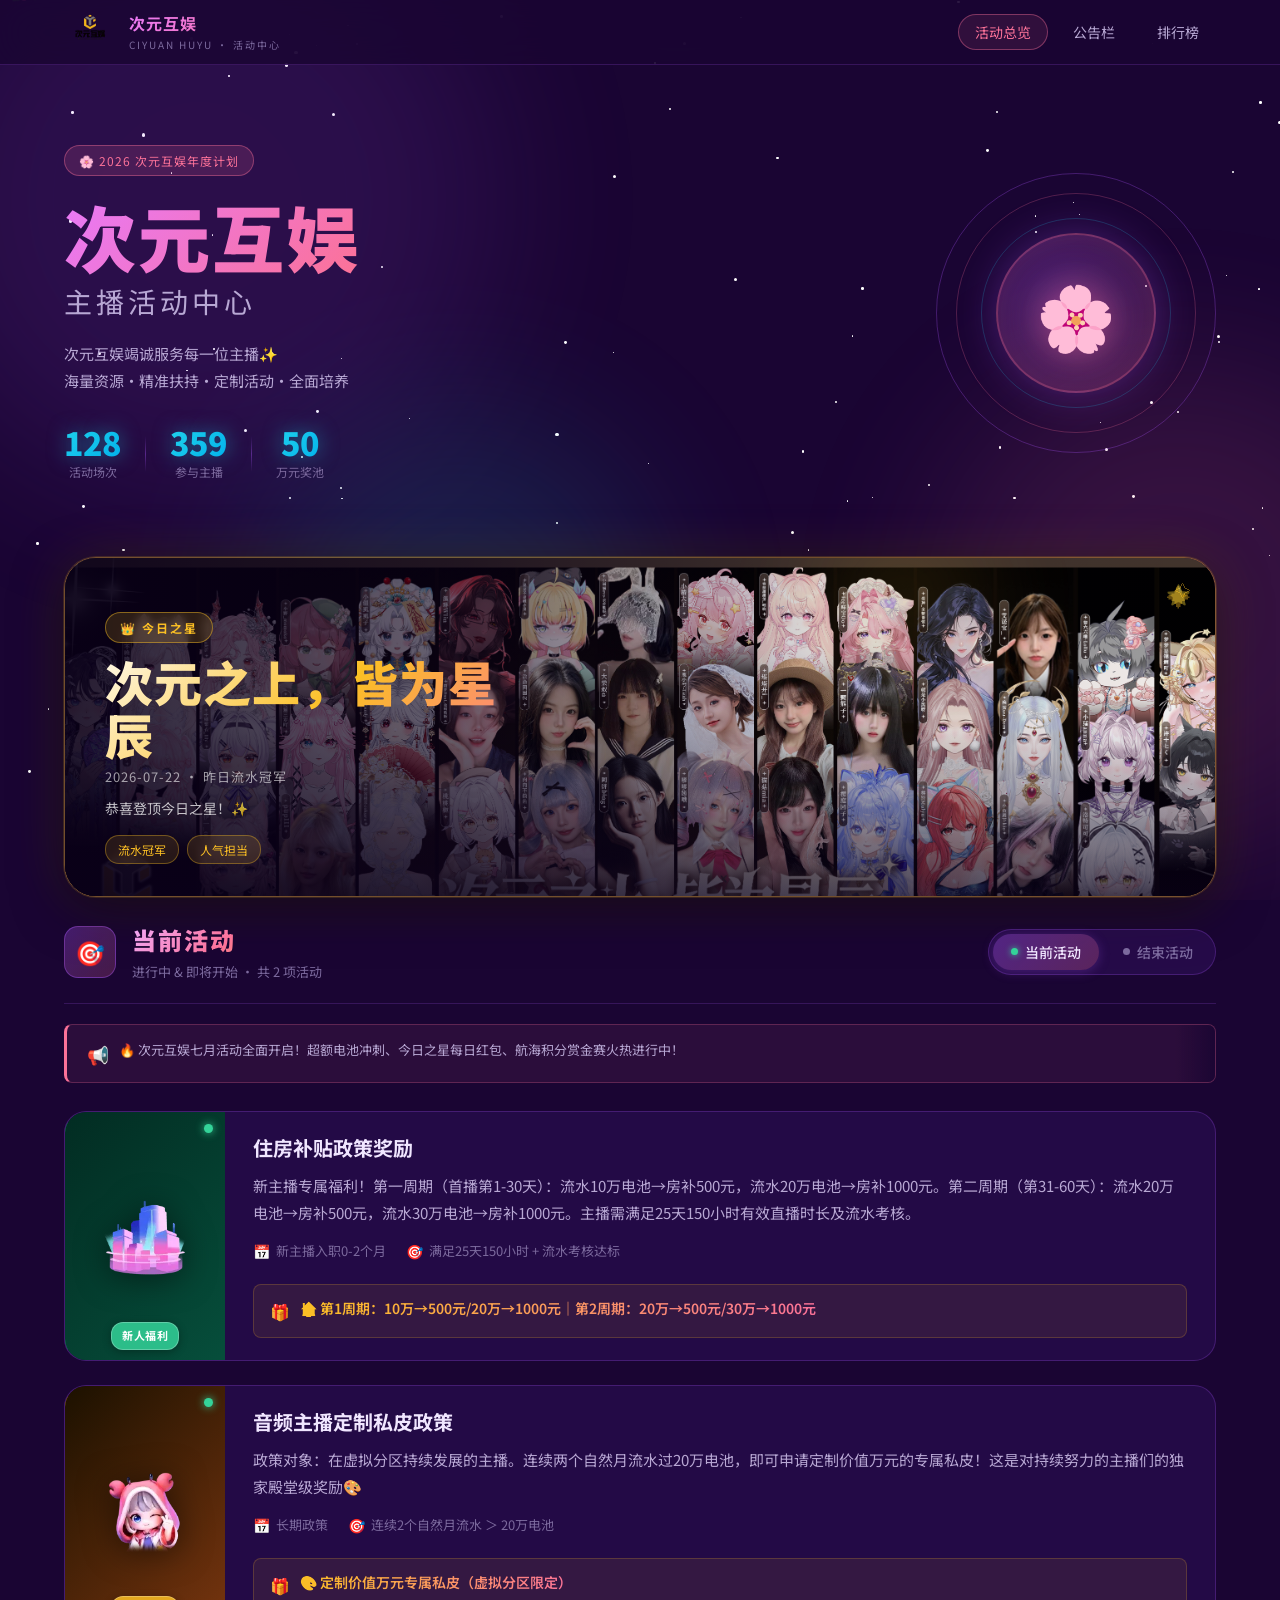
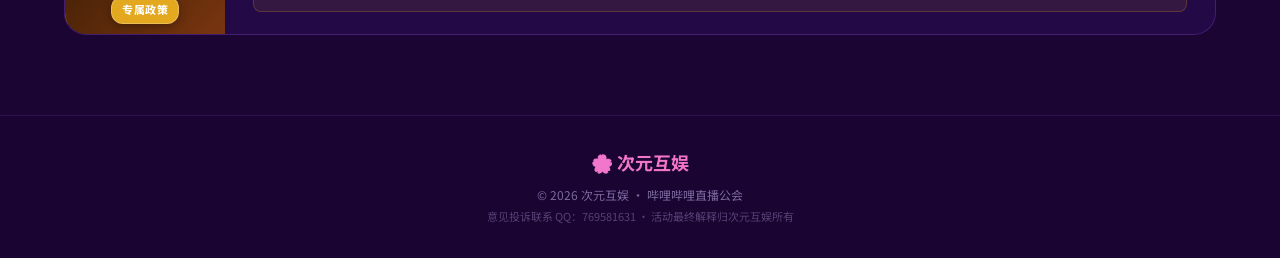
<file: index.html>
<!DOCTYPE html>
<html lang="zh-CN">
<head>
  <meta charset="UTF-8" />
  <meta name="viewport" content="width=device-width, initial-scale=1.0" />
  <title>✨ 次元互娱 · 活动中心</title>
  <link rel="stylesheet" href="style.css" />
  <link rel="preconnect" href="https://fonts.googleapis.com" />
  <link href="https://fonts.googleapis.com/css2?family=Noto+Sans+SC:wght@300;400;500;700;900&display=swap" rel="stylesheet" />
</head>
<body>

  <!-- 背景粒子层 -->
  <div class="bg-layer">
    <div class="stars" id="stars"></div>
    <div class="nebula nebula-1"></div>
    <div class="nebula nebula-2"></div>
    <div class="nebula nebula-3"></div>
  </div>

  <!-- 顶部导航 -->
  <header class="site-header">
    <div class="header-inner">
      <div class="logo-area">
        <div class="logo-icon">
          <img src="logo.png" alt="次元互娱" class="logo-img" />
        </div>
        <div class="logo-text">
          <span class="guild-name">次元互娱</span>
          <span class="guild-sub">CIYUAN HUYU · 活动中心</span>
        </div>
      </div>
      <nav class="header-nav">
        <a href="#" class="nav-link active">活动总览</a>
        <a href="#" class="nav-link">公告栏</a>
        <a href="#" class="nav-link">排行榜</a>
      </nav>
    </div>
  </header>

  <!-- 主视觉 Banner -->
  <section class="hero-banner">
    <div class="hero-content">
      <div class="hero-badge">🌸 2026 次元互娱年度计划</div>
      <h1 class="hero-title">
        <span class="title-line-1">次元互娱</span>
        <span class="title-line-2">主播活动中心</span>
      </h1>
      <p class="hero-desc">次元互娱竭诚服务每一位主播✨<br/>海量资源·精准扶持·定制活动·全面培养</p>
      <div class="hero-stats">
        <div class="stat-item">
          <span class="stat-num" data-count="128">0</span>
          <span class="stat-label">活动场次</span>
        </div>
        <div class="stat-divider"></div>
        <div class="stat-item">
          <span class="stat-num" data-count="360">0</span>
          <span class="stat-label">参与主播</span>
        </div>
        <div class="stat-divider"></div>
        <div class="stat-item">
          <span class="stat-num" data-count="50">0</span>
          <span class="stat-label">万元奖池</span>
        </div>
      </div>
    </div>
    <div class="hero-decoration">
      <div class="deco-circle deco-c1"></div>
      <div class="deco-circle deco-c2"></div>
      <div class="deco-circle deco-c3"></div>
      <div class="deco-character">
        <div class="char-ring"></div>
        <div class="char-body">
          <span class="char-emoji">🌸</span>
        </div>
      </div>
    </div>
  </section>

  <!-- ⭐ 今日之星模块 -->
  <section class="today-star-section" id="todayStarSection">
    <div class="section-inner">
      <div class="star-card" id="starCardInner">

        <!-- 背景写真图 -->
        <div class="star-bg" id="starPhoto"></div>
        <!-- 渐变遮罩 -->
        <div class="star-overlay"></div>

        <!-- 内容层 -->
        <div class="star-content">
          <div class="star-crown">👑 今日之星</div>
          <h2 class="star-name" id="starName">主播名</h2>
          <p class="star-date" id="starDate">昨日流水冠军</p>
          <p class="star-note" id="starNote"></p>
          <div class="star-tags" id="starTags"></div>
        </div>

        <!-- 右上角装饰 -->
        <div class="star-badge-deco">
          <span class="deco-star deco-s1">✦</span>
          <span class="deco-star deco-s2">✧</span>
          <span class="deco-star deco-s3">⭐</span>
        </div>

      </div>
    </div>
  </section>

  <!-- 活动内容区域 -->
  <main class="activity-main" id="activityMain">
    <div class="section-inner">

      <!-- 活动标题 + 右侧状态切换 -->
      <div class="month-header" id="monthHeader">
        <div class="month-icon">🎯</div>
        <div class="month-title-group">
          <h2 class="month-title" id="monthTitle">当前活动</h2>
          <p class="month-subtitle" id="monthSubtitle">正在进行中的活动</p>
        </div>
        <!-- 右侧切换按钮 -->
        <div class="status-switch" id="statusSwitch">
          <button class="switch-btn active" data-status="active" onclick="switchStatus('active')">
            <span class="switch-dot active-dot"></span>当前活动
          </button>
          <button class="switch-btn" data-status="ended" onclick="switchStatus('ended')">
            <span class="switch-dot ended-dot"></span>结束活动
          </button>
        </div>
      </div>

      <!-- 活动置顶公告 -->
      <div class="notice-banner" id="noticeBanner">
        <span class="notice-icon">📢</span>
        <span class="notice-text" id="noticeText">本月活动火热进行中！请各位主播关注结算时间，奖励将于次月5日统一发放。</span>
      </div>

      <!-- 活动卡片网格 -->
      <div class="activity-grid" id="activityGrid">
        <!-- 活动卡片由 JS 动态渲染 -->
      </div>

      <!-- 空状态 -->
      <div class="empty-state" id="emptyState" style="display:none;">
        <div class="empty-icon">🌙</div>
        <p class="empty-title">本月活动即将公布</p>
        <p class="empty-desc">敬请期待，运营小姐姐们正在努力策划中～</p>
      </div>

    </div>
  </main>

  <!-- 底部 -->
  <footer class="site-footer">
    <div class="footer-inner">
      <div class="footer-logo">🌸 次元互娱</div>
      <p class="footer-text">© 2026 次元互娱 · 哔哩哔哩直播公会</p>
      <p class="footer-hint">意见投诉联系 QQ：769581631 · 活动最终解释归次元互娱所有</p>
    </div>
  </footer>

  <!-- 烟花特效容器 -->
  <div class="fireworks-container" id="fireworksContainer"></div>

  <script src="script.js"></script>
</body>
</html>
</file>
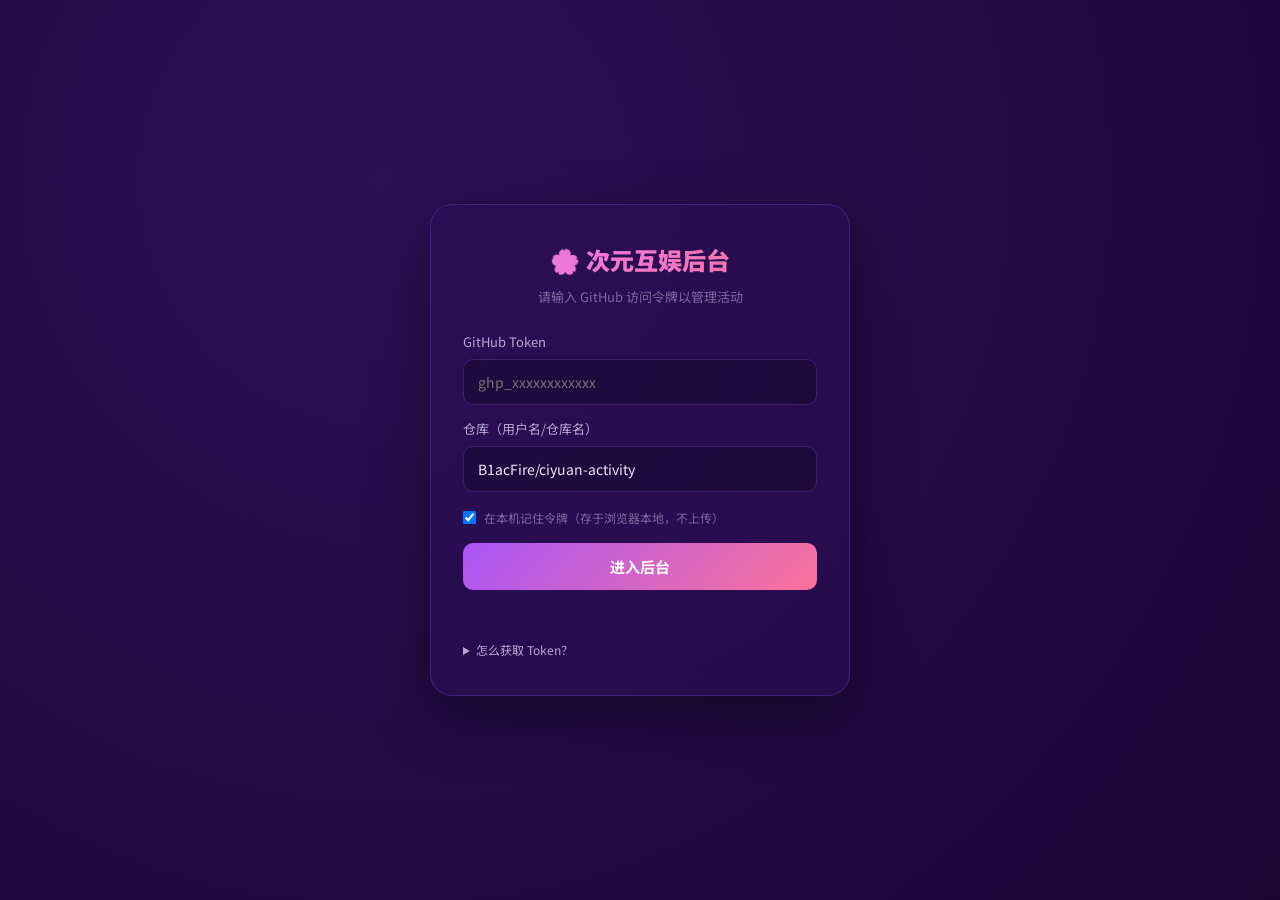
<file: admin.html>
<!DOCTYPE html>
<html lang="zh-CN">
<head>
  <meta charset="UTF-8" />
  <meta name="viewport" content="width=device-width, initial-scale=1.0" />
  <title>次元互娱 · 活动后台管理</title>
  <link rel="stylesheet" href="admin.css" />
  <link rel="preconnect" href="https://fonts.googleapis.com" />
  <link href="https://fonts.googleapis.com/css2?family=Noto+Sans+SC:wght@300;400;500;700;900&display=swap" rel="stylesheet" />
</head>
<body>

  <!-- ============ 登录遮罩 ============ -->
  <div class="login-overlay" id="loginOverlay">
    <div class="login-box">
      <div class="login-logo">🌸 次元互娱后台</div>
      <p class="login-sub">请输入 GitHub 访问令牌以管理活动</p>

      <label class="field-label">GitHub Token</label>
      <input type="password" id="tokenInput" class="login-input" placeholder="ghp_xxxxxxxxxxxx" />

      <label class="field-label" style="margin-top:14px;">仓库（用户名/仓库名）</label>
      <input type="text" id="repoInput" class="login-input" placeholder="B1acFire/ciyuan-activity" value="B1acFire/ciyuan-activity" />

      <label class="login-remember">
        <input type="checkbox" id="rememberToken" checked />
        <span>在本机记住令牌（存于浏览器本地，不上传）</span>
      </label>

      <button class="login-btn" id="loginBtn">进入后台</button>
      <p class="login-hint" id="loginHint"></p>

      <details class="login-help">
        <summary>怎么获取 Token？</summary>
        <ol>
          <li>GitHub 头像 → Settings → Developer settings</li>
          <li>Personal access tokens → Tokens (classic)</li>
          <li>Generate new token，勾选 <b>repo</b> 权限</li>
          <li>复制 ghp_ 开头的令牌，粘贴到上方</li>
        </ol>
      </details>
    </div>
  </div>

  <!-- ============ 后台主体 ============ -->
  <div class="admin-app" id="adminApp" style="display:none;">

    <!-- 顶栏 -->
    <header class="admin-header">
      <div class="admin-logo">🌸 次元互娱 · 活动后台</div>
      <div class="admin-header-right">
        <span class="save-status" id="saveStatus"></span>
        <a href="index.html" target="_blank" class="btn-ghost">👁 预览前台</a>
        <button class="btn-primary" id="publishBtn">💾 发布到网站</button>
        <button class="btn-ghost" id="logoutBtn">退出</button>
      </div>
    </header>

    <!-- Tab 切换 -->
    <nav class="admin-tabs">
      <button class="admin-tab active" data-panel="activities">🎯 活动管理</button>
      <button class="admin-tab" data-panel="star">⭐ 今日之星</button>
      <button class="admin-tab" data-panel="notice">📢 全局公告</button>
    </nav>

    <main class="admin-main">

      <!-- 面板：活动管理 -->
      <section class="panel active" id="panel-activities">
        <div class="panel-head">
          <h2>活动列表</h2>
          <button class="btn-primary" id="addActivityBtn">＋ 新增活动</button>
        </div>
        <p class="panel-tip">💡 活动会根据「开始/结束日期」自动归类：进行中显示在「当前活动」，过期自动进入「结束活动」。</p>
        <div class="activity-list" id="adminActivityList"></div>
      </section>

      <!-- 面板：今日之星 -->
      <section class="panel" id="panel-star">
        <div class="panel-head"><h2>今日之星设置</h2></div>
        <div class="form-card">
          <label class="switch-row">
            <input type="checkbox" id="starEnabled" />
            <span>启用今日之星模块（关闭则前台不显示）</span>
          </label>

          <div class="form-grid">
            <div class="form-field">
              <label>主播名称</label>
              <input type="text" id="starNameInput" placeholder="如：小樱" />
            </div>
            <div class="form-field">
              <label>日期</label>
              <input type="date" id="starDateInput" />
            </div>
          </div>

          <div class="form-field">
            <label>主播写真照片（1920×1080 横幅，支持 JPG/PNG/WebP）</label>
            <!-- 宽幅预览 -->
            <div class="star-photo-preview" id="starPhotoPreview">🌟</div>
            <div style="display:flex;gap:10px;align-items:center;">
              <input type="file" id="starPhotoFile" accept="image/*" hidden />
              <button class="btn-ghost" id="starPhotoBtn">📷 选择写真上传</button>
              <button class="btn-ghost" id="starPhotoClear">清除图片</button>
              <span class="upload-hint">建议 1920×1080，大小 &lt; 5MB</span>
            </div>
          </div>

          <div class="form-field">
            <label>寄语 / 说明</label>
            <textarea id="starNoteInput" rows="2" placeholder="如：昨日流水冠军，恭喜登顶今日之星！"></textarea>
          </div>

          <div class="form-field">
            <label>标签（用逗号分隔）</label>
            <input type="text" id="starTagsInput" placeholder="流水冠军, 人气担当" />
          </div>
        </div>
      </section>

      <!-- 面板：全局公告 -->
      <section class="panel" id="panel-notice">
        <div class="panel-head"><h2>全局公告</h2></div>
        <div class="form-card">
          <div class="form-field">
            <label>公告内容（显示在「当前活动」顶部横幅）</label>
            <textarea id="noticeInput" rows="3" placeholder="输入本期公告文字..."></textarea>
          </div>
        </div>
      </section>

    </main>
  </div>

  <!-- ============ 活动编辑弹窗 ============ -->
  <div class="modal-overlay" id="activityModal" style="display:none;">
    <div class="modal-box">
      <div class="modal-head">
        <h3 id="modalTitle">新增活动</h3>
        <button class="modal-close" id="modalClose">✕</button>
      </div>
      <div class="modal-body">
        <div class="form-grid">
          <div class="form-field">
            <label>活动标题 *</label>
            <input type="text" id="f-title" placeholder="如：7月今日之星·每日红包" />
          </div>
          <div class="form-field">
            <label>活动类型标签 *</label>
            <input type="text" id="f-type" placeholder="如：每日活动" />
          </div>
        </div>

        <div class="form-field">
          <label>活动描述 *</label>
          <textarea id="f-desc" rows="4" placeholder="详细描述活动规则..."></textarea>
        </div>

        <div class="form-grid">
          <div class="form-field">
            <label>开始日期 *</label>
            <input type="date" id="f-startDate" />
          </div>
          <div class="form-field">
            <label>结束日期（长期政策可留空）</label>
            <input type="date" id="f-endDate" />
          </div>
        </div>

        <label class="switch-row">
          <input type="checkbox" id="f-permanent" />
          <span>长期政策（无结束日期，永远显示在当前活动）</span>
        </label>

        <div class="form-grid">
          <div class="form-field">
            <label>日期显示文字</label>
            <input type="text" id="f-dateRange" placeholder="如：7月1日 — 7月31日" />
          </div>
          <div class="form-field">
            <label>参与目标</label>
            <input type="text" id="f-target" placeholder="如：当日流水排名上榜" />
          </div>
        </div>

        <div class="form-field">
          <label>奖励说明</label>
          <textarea id="f-reward" rows="2" placeholder="如：💰 每上榜1次 = 20元红包"></textarea>
        </div>

        <div class="form-grid">
          <div class="form-field">
            <label>主题配色</label>
            <select id="f-theme">
              <option value="card-theme-pink">粉红 · 节日/粉丝</option>
              <option value="card-theme-purple">紫色 · 联动/冲榜</option>
              <option value="card-theme-cyan">青色 · 新人/成长</option>
              <option value="card-theme-gold">金色 · 排行/奖励</option>
              <option value="card-theme-green">绿色 · 主题月</option>
            </select>
          </div>
          <div class="form-field">
            <label>Emoji 图标（无图片时显示）</label>
            <input type="text" id="f-emoji" placeholder="🎁" maxlength="4" />
          </div>
        </div>

        <div class="form-field">
          <label>活动礼物图片（可选，优先于 Emoji）</label>
          <div class="upload-row">
            <div class="upload-preview small" id="actImagePreview">🎁</div>
            <div class="upload-actions">
              <input type="file" id="actImageFile" accept="image/*" hidden />
              <button class="btn-ghost" id="actImageBtn">📷 上传图片</button>
              <button class="btn-ghost" id="actImageClear">清除图片</button>
              <p class="upload-hint">上传后前台卡片会用这张图</p>
            </div>
          </div>
        </div>
      </div>
      <div class="modal-foot">
        <button class="btn-ghost" id="modalCancel">取消</button>
        <button class="btn-primary" id="modalSave">保存活动</button>
      </div>
    </div>
  </div>

  <script src="admin.js"></script>
</body>
</html>
</file>
<file: style.css>
/* ============================================
   BASE & RESET
   ============================================ */
*, *::before, *::after { box-sizing: border-box; margin: 0; padding: 0; }

:root {
  --bili-pink:    #FB7299;
  --bili-blue:    #00AEEC;
  --purple-deep:  #1a0533;
  --purple-mid:   #2d1057;
  --purple-light: #6d28d9;
  --accent-cyan:  #22d3ee;
  --accent-gold:  #fbbf24;
  --accent-green: #34d399;
  --text-primary: #f0e6ff;
  --text-secondary: #b8a8d4;
  --text-muted:   #7c6a9e;
  --card-bg:      rgba(45, 16, 87, 0.55);
  --card-border:  rgba(168, 85, 247, 0.25);
  --glass-bg:     rgba(255, 255, 255, 0.04);
  --radius-sm: 8px;
  --radius-md: 14px;
  --radius-lg: 22px;
  --radius-xl: 32px;
  --shadow-glow: 0 0 30px rgba(168, 85, 247, 0.4);
  --shadow-pink: 0 0 20px rgba(251, 114, 153, 0.35);
  --transition: 0.3s cubic-bezier(0.4, 0, 0.2, 1);
}

html { scroll-behavior: smooth; }

body {
  font-family: 'Noto Sans SC', 'PingFang SC', 'Hiragino Sans GB', sans-serif;
  background: var(--purple-deep);
  color: var(--text-primary);
  min-height: 100vh;
  overflow-x: hidden;
  line-height: 1.6;
}

/* ============================================
   BACKGROUND LAYER
   ============================================ */
.bg-layer {
  position: fixed;
  inset: 0;
  pointer-events: none;
  z-index: 0;
  overflow: hidden;
}

.stars {
  position: absolute;
  inset: 0;
}

.star {
  position: absolute;
  border-radius: 50%;
  background: white;
  animation: twinkle var(--dur, 3s) ease-in-out infinite;
  animation-delay: var(--delay, 0s);
}

@keyframes twinkle {
  0%, 100% { opacity: var(--min-op, 0.2); transform: scale(1); }
  50%       { opacity: 1; transform: scale(1.4); }
}

.nebula {
  position: absolute;
  border-radius: 50%;
  filter: blur(80px);
  opacity: 0.12;
  animation: nebulaDrift 20s ease-in-out infinite alternate;
}
.nebula-1 { width: 600px; height: 600px; background: #a855f7; top: -100px; left: -100px; animation-duration: 25s; }
.nebula-2 { width: 500px; height: 500px; background: #FB7299; top: 40%; right: -150px; animation-duration: 30s; animation-delay: -10s; }
.nebula-3 { width: 400px; height: 400px; background: #22d3ee; bottom: 10%; left: 20%; animation-duration: 20s; animation-delay: -5s; }

@keyframes nebulaDrift {
  from { transform: translate(0, 0) scale(1); }
  to   { transform: translate(40px, 30px) scale(1.08); }
}

/* ============================================
   COMMON LAYOUT
   ============================================ */
.section-inner {
  max-width: 1200px;
  margin: 0 auto;
  padding: 0 24px;
}

/* ============================================
   HEADER
   ============================================ */
.site-header {
  position: sticky;
  top: 0;
  z-index: 100;
  background: rgba(26, 5, 51, 0.82);
  backdrop-filter: blur(20px);
  border-bottom: 1px solid rgba(168, 85, 247, 0.2);
}

.header-inner {
  max-width: 1200px;
  margin: 0 auto;
  padding: 0 24px;
  height: 64px;
  display: flex;
  align-items: center;
  justify-content: space-between;
}

.logo-area {
  display: flex;
  align-items: center;
  gap: 12px;
}

.logo-icon svg {
  width: 40px;
  height: 40px;
  filter: drop-shadow(0 0 8px rgba(168, 85, 247, 0.6));
}

.logo-img {
  height: 40px;
  width: auto;          /* 按比例自动拉伸，不裁剪 */
  max-width: 120px;     /* 防止过宽 */
  object-fit: contain;
  animation: logoPulse 3s ease-in-out infinite;
}

.guild-name {
  display: block;
  font-size: 16px;
  font-weight: 700;
  background: linear-gradient(135deg, #e879f9, #fb7299);
  -webkit-background-clip: text;
  -webkit-text-fill-color: transparent;
  background-clip: text;
  letter-spacing: 1px;
}

.guild-sub {
  display: block;
  font-size: 10px;
  color: var(--text-muted);
  letter-spacing: 2px;
  text-transform: uppercase;
}

.header-nav {
  display: flex;
  gap: 8px;
}

.nav-link {
  padding: 6px 16px;
  border-radius: 20px;
  font-size: 14px;
  color: var(--text-secondary);
  text-decoration: none;
  transition: var(--transition);
  border: 1px solid transparent;
}

.nav-link:hover,
.nav-link.active {
  color: var(--bili-pink);
  border-color: rgba(251, 114, 153, 0.4);
  background: rgba(251, 114, 153, 0.1);
}

/* ============================================
   HERO BANNER
   ============================================ */
.hero-banner {
  position: relative;
  z-index: 1;
  padding: 80px 24px 60px;
  max-width: 1200px;
  margin: 0 auto;
  display: flex;
  align-items: center;
  justify-content: space-between;
  gap: 40px;
  min-height: 400px;
}

.hero-content { flex: 1; }

.hero-badge {
  display: inline-flex;
  align-items: center;
  gap: 6px;
  padding: 5px 14px;
  background: rgba(251, 114, 153, 0.15);
  border: 1px solid rgba(251, 114, 153, 0.4);
  border-radius: 20px;
  font-size: 12px;
  color: var(--bili-pink);
  letter-spacing: 1px;
  margin-bottom: 20px;
  animation: fadeInDown 0.6s ease both;
}

.hero-title {
  display: flex;
  flex-direction: column;
  gap: 4px;
  margin-bottom: 16px;
  animation: fadeInUp 0.7s ease 0.1s both;
}

.title-line-1 {
  font-size: clamp(40px, 6vw, 72px);
  font-weight: 900;
  background: linear-gradient(135deg, #e879f9 0%, #fb7299 40%, #fbbf24 100%);
  -webkit-background-clip: text;
  -webkit-text-fill-color: transparent;
  background-clip: text;
  line-height: 1.1;
  letter-spacing: 2px;
}

.title-line-2 {
  font-size: clamp(18px, 2.5vw, 28px);
  font-weight: 400;
  color: var(--text-secondary);
  letter-spacing: 4px;
}

.hero-desc {
  font-size: 15px;
  color: var(--text-secondary);
  line-height: 1.8;
  margin-bottom: 32px;
  animation: fadeInUp 0.7s ease 0.2s both;
}

.hero-stats {
  display: flex;
  align-items: center;
  gap: 24px;
  animation: fadeInUp 0.7s ease 0.3s both;
}

.stat-item { text-align: center; }

.stat-num {
  display: block;
  font-size: 32px;
  font-weight: 900;
  background: linear-gradient(135deg, var(--accent-cyan), var(--bili-blue));
  -webkit-background-clip: text;
  -webkit-text-fill-color: transparent;
  background-clip: text;
  line-height: 1;
}

.stat-label {
  display: block;
  font-size: 12px;
  color: var(--text-muted);
  margin-top: 4px;
}

.stat-divider {
  width: 1px;
  height: 36px;
  background: linear-gradient(to bottom, transparent, rgba(168,85,247,0.4), transparent);
}

/* Hero Decoration */
.hero-decoration {
  position: relative;
  flex-shrink: 0;
  width: 280px;
  height: 280px;
  animation: fadeIn 1s ease 0.4s both;
}

.deco-circle {
  position: absolute;
  border-radius: 50%;
  border: 1px solid;
  animation: rotateSlow linear infinite;
}

.deco-c1 {
  inset: 0;
  border-color: rgba(168, 85, 247, 0.3);
  animation-duration: 20s;
}

.deco-c2 {
  inset: 20px;
  border-color: rgba(251, 114, 153, 0.25);
  animation-duration: 15s;
  animation-direction: reverse;
}

.deco-c3 {
  inset: 45px;
  border-color: rgba(34, 211, 238, 0.2);
  animation-duration: 25s;
}

@keyframes rotateSlow {
  from { transform: rotate(0deg); }
  to   { transform: rotate(360deg); }
}

.deco-character {
  position: absolute;
  inset: 60px;
  display: flex;
  align-items: center;
  justify-content: center;
}

.char-ring {
  position: absolute;
  inset: 0;
  border-radius: 50%;
  background: radial-gradient(circle at 40% 40%, rgba(168,85,247,0.3), rgba(251,114,153,0.15));
  border: 2px solid rgba(251, 114, 153, 0.3);
  box-shadow: 0 0 40px rgba(168, 85, 247, 0.3), inset 0 0 30px rgba(251, 114, 153, 0.1);
}

.char-body {
  font-size: 64px;
  animation: charFloat 4s ease-in-out infinite;
  filter: drop-shadow(0 0 20px rgba(251, 114, 153, 0.6));
  z-index: 1;
}

@keyframes charFloat {
  0%, 100% { transform: translateY(0) rotate(-5deg); }
  50%       { transform: translateY(-12px) rotate(5deg); }
}

/* ============================================
   MONTH SELECTOR
   ============================================ */
.month-selector-section {
  position: relative;
  z-index: 1;
  padding: 12px 0 32px;
}

.section-label {
  display: flex;
  align-items: center;
  justify-content: center;
  gap: 12px;
  font-size: 12px;
  color: var(--text-muted);
  letter-spacing: 3px;
  text-transform: uppercase;
  margin-bottom: 20px;
}

.label-dot {
  display: inline-block;
  width: 4px;
  height: 4px;
  border-radius: 50%;
  background: var(--bili-pink);
  opacity: 0.6;
}

.month-tabs {
  display: flex;
  align-items: center;
  justify-content: center;
  gap: 10px;
  flex-wrap: wrap;
}

.month-tab {
  position: relative;
  padding: 10px 24px;
  border-radius: 30px;
  font-size: 14px;
  font-weight: 500;
  cursor: pointer;
  border: 1px solid rgba(168, 85, 247, 0.25);
  background: rgba(45, 16, 87, 0.4);
  color: var(--text-secondary);
  transition: var(--transition);
  user-select: none;
  overflow: hidden;
}

.month-tab::before {
  content: '';
  position: absolute;
  inset: 0;
  background: linear-gradient(135deg, rgba(232,121,249,0.2), rgba(251,114,153,0.15));
  opacity: 0;
  transition: opacity 0.3s;
  border-radius: inherit;
}

.month-tab:hover {
  border-color: rgba(251, 114, 153, 0.5);
  color: var(--text-primary);
  transform: translateY(-2px);
}

.month-tab:hover::before { opacity: 1; }

.month-tab.active {
  background: linear-gradient(135deg, rgba(168,85,247,0.35), rgba(251,114,153,0.25));
  border-color: rgba(251, 114, 153, 0.7);
  color: var(--text-primary);
  box-shadow: 0 0 20px rgba(251, 114, 153, 0.3), 0 4px 15px rgba(0,0,0,0.3);
}

.month-tab.active::before { opacity: 1; }

.month-tab.active .tab-indicator {
  display: block;
}

.tab-num {
  font-size: 11px;
  opacity: 0.65;
  margin-right: 2px;
}

.tab-label { font-weight: 600; }

.tab-dot {
  display: inline-block;
  width: 5px;
  height: 5px;
  border-radius: 50%;
  background: var(--bili-pink);
  margin-left: 6px;
  vertical-align: middle;
  opacity: 0;
  transition: opacity 0.3s;
}

.month-tab.active .tab-dot,
.month-tab.has-content .tab-dot { opacity: 1; }

/* ============================================
   ACTIVITY MAIN
   ============================================ */
.activity-main {
  position: relative;
  z-index: 1;
  padding: 0 0 80px;
}

.month-header {
  display: flex;
  align-items: center;
  gap: 16px;
  margin-bottom: 20px;
  padding-bottom: 20px;
  border-bottom: 1px solid rgba(168, 85, 247, 0.2);
  animation: fadeInUp 0.5s ease both;
}

.month-icon {
  width: 52px;
  height: 52px;
  border-radius: var(--radius-md);
  background: linear-gradient(135deg, rgba(168,85,247,0.3), rgba(251,114,153,0.2));
  border: 1px solid rgba(168, 85, 247, 0.4);
  display: flex;
  align-items: center;
  justify-content: center;
  font-size: 24px;
  flex-shrink: 0;
}

.month-title {
  font-size: 24px;
  font-weight: 700;
  color: var(--text-primary);
}

.month-subtitle {
  font-size: 13px;
  color: var(--text-muted);
  margin-top: 2px;
}

.month-badge {
  margin-left: auto;
  padding: 5px 14px;
  border-radius: 20px;
  font-size: 12px;
  font-weight: 600;
  background: rgba(52, 211, 153, 0.15);
  border: 1px solid rgba(52, 211, 153, 0.4);
  color: var(--accent-green);
}

.month-badge.ended {
  background: rgba(124, 106, 158, 0.15);
  border-color: rgba(124, 106, 158, 0.4);
  color: var(--text-muted);
}

.month-badge.upcoming {
  background: rgba(251, 191, 36, 0.12);
  border-color: rgba(251, 191, 36, 0.35);
  color: var(--accent-gold);
}

/* ============================================
   STATUS SWITCH（当前活动 / 结束活动）
   ============================================ */
.status-switch {
  display: flex;
  align-items: center;
  gap: 6px;
  margin-left: auto;
  background: rgba(45, 16, 87, 0.6);
  border: 1px solid rgba(168, 85, 247, 0.25);
  border-radius: 30px;
  padding: 4px;
}

.switch-btn {
  display: flex;
  align-items: center;
  gap: 7px;
  padding: 8px 18px;
  border-radius: 24px;
  border: none;
  background: transparent;
  color: var(--text-muted);
  font-size: 14px;
  font-weight: 500;
  font-family: inherit;
  cursor: pointer;
  transition: var(--transition);
  white-space: nowrap;
}

.switch-btn:hover {
  color: var(--text-secondary);
  background: rgba(255,255,255,0.05);
}

.switch-btn.active {
  background: linear-gradient(135deg, rgba(168,85,247,0.35), rgba(251,114,153,0.25));
  color: var(--text-primary);
  box-shadow: 0 2px 12px rgba(168, 85, 247, 0.25);
}

.switch-dot {
  width: 7px;
  height: 7px;
  border-radius: 50%;
  flex-shrink: 0;
}

.switch-dot.active-dot {
  background: var(--accent-green);
  box-shadow: 0 0 6px var(--accent-green);
  animation: pulse 2s ease infinite;
}

.switch-dot.ended-dot {
  background: var(--text-muted);
}

@media (max-width: 600px) {
  .status-switch { width: 100%; justify-content: center; }
  .switch-btn    { flex: 1; justify-content: center; }
}

/* ============================================
   NOTICE BANNER
   ============================================ */
.notice-banner {
  display: flex;
  align-items: flex-start;
  gap: 10px;
  padding: 14px 20px;
  background: rgba(251, 114, 153, 0.08);
  border: 1px solid rgba(251, 114, 153, 0.25);
  border-left: 3px solid var(--bili-pink);
  border-radius: var(--radius-sm);
  margin-bottom: 28px;
  animation: fadeInUp 0.5s ease 0.1s both;
}

.notice-icon { font-size: 18px; flex-shrink: 0; margin-top: 1px; }

.notice-text {
  font-size: 13px;
  color: var(--text-secondary);
  line-height: 1.7;
}

/* ============================================
   ACTIVITY GRID
   ============================================ */
.activity-grid {
  display: flex;
  flex-direction: column;
  gap: 24px;
  animation: fadeInUp 0.5s ease 0.15s both;
}

/* ============================================
   ACTIVITY CARD  — 单列横向布局
   ============================================ */
.activity-card {
  position: relative;
  border-radius: var(--radius-lg);
  background: var(--card-bg);
  border: 1px solid var(--card-border);
  backdrop-filter: blur(12px);
  overflow: hidden;
  transition: transform 0.3s ease, box-shadow 0.3s ease, border-color 0.3s ease;
  cursor: pointer;
  animation: cardAppear 0.4s ease both;
  display: flex;          /* 横向排列 */
  flex-direction: row;
  align-items: stretch;
}

@keyframes cardAppear {
  from { opacity: 0; transform: translateY(20px) scale(0.97); }
  to   { opacity: 1; transform: translateY(0) scale(1); }
}

.activity-card::before {
  content: '';
  position: absolute;
  top: 0; left: 0; bottom: 0;
  width: 3px;             /* 左侧竖线替代顶部横线 */
  background: var(--card-accent, linear-gradient(180deg, #a855f7, #fb7299));
  opacity: 0.9;
}

.activity-card:hover {
  transform: translateY(-4px);
  box-shadow: 0 20px 40px rgba(0,0,0,0.4), 0 0 30px rgba(168, 85, 247, 0.2);
  border-color: rgba(168, 85, 247, 0.5);
}

/* 封面区域 — 固定宽度竖块 */
.card-cover {
  width: 160px;
  min-width: 160px;
  flex-shrink: 0;
  position: relative;
  overflow: hidden;
  display: flex;
  align-items: center;
  justify-content: center;
}

.card-cover-bg {
  position: absolute;
  inset: 0;
}

.card-cover-emoji {
  font-size: 52px;
  z-index: 1;
  filter: drop-shadow(0 4px 12px rgba(0,0,0,0.4));
  animation: cardEmoji 3s ease-in-out infinite;
}

@keyframes cardEmoji {
  0%, 100% { transform: scale(1) rotate(-3deg); }
  50%       { transform: scale(1.08) rotate(3deg); }
}

.card-type-tag {
  position: absolute;
  bottom: 10px;
  left: 50%;
  transform: translateX(-50%);
  white-space: nowrap;
  padding: 4px 10px;
  border-radius: 12px;
  font-size: 12px;
  font-weight: 700;
  backdrop-filter: blur(8px);
  z-index: 2;
  border: 1px solid rgba(255,255,255,0.25);
  box-shadow: 0 2px 8px rgba(0,0,0,0.3);
}

.card-status-dot {
  position: absolute;
  top: 12px;
  right: 12px;
  width: 9px;
  height: 9px;
  border-radius: 50%;
  z-index: 2;
}

.card-status-dot.active {
  background: var(--accent-green);
  box-shadow: 0 0 8px var(--accent-green);
  animation: pulse 2s ease infinite;
}

.card-status-dot.ended { background: var(--text-muted); }

.card-status-dot.upcoming {
  background: var(--accent-gold);
  box-shadow: 0 0 8px var(--accent-gold);
}

@keyframes pulse {
  0%, 100% { transform: scale(1); opacity: 1; }
  50%       { transform: scale(1.3); opacity: 0.7; }
}

/* 卡片正文区 — 占满剩余宽度 */
.card-body {
  flex: 1;
  padding: 22px 28px;
  display: flex;
  flex-direction: column;
  justify-content: space-between;
  gap: 10px;
  min-width: 0;         /* 防止 flex 撑破布局 */
}

.card-title {
  font-size: 20px;      /* ↑ 加大 */
  font-weight: 700;
  color: var(--text-primary);
  line-height: 1.4;
}

.card-desc {
  font-size: 15px;      /* ↑ 加大 */
  color: var(--text-secondary);
  line-height: 1.8;
  /* 取消截断，全部展示 */
  display: block;
  -webkit-line-clamp: unset;
  overflow: visible;
}

.card-meta {
  display: flex;
  align-items: center;
  gap: 20px;
  flex-wrap: wrap;
  margin-top: 4px;
}

.meta-item {
  display: flex;
  align-items: center;
  gap: 6px;
  font-size: 13px;      /* ↑ 加大 */
  color: var(--text-muted);
}

.meta-icon { font-size: 14px; }

.card-reward {
  margin-top: 12px;
  padding: 12px 16px;
  background: rgba(251, 191, 36, 0.08);
  border: 1px solid rgba(251, 191, 36, 0.2);
  border-radius: var(--radius-sm);
  display: flex;
  align-items: flex-start;
  gap: 10px;
  position: relative;
  overflow: hidden;
}

.reward-icon { font-size: 16px; flex-shrink: 0; margin-top: 2px; }

.reward-text {
  font-size: 14px;      /* ↑ 加大 */
  font-weight: 600;
  line-height: 1.6;
  background: linear-gradient(90deg, #fbbf24, #fb7299, #fbbf24);
  background-size: 200%;
  -webkit-background-clip: text;
  -webkit-text-fill-color: transparent;
  background-clip: text;
  animation: shimmerText 3s linear infinite;
}

/* 移动端：窄屏改回竖向 */
@media (max-width: 640px) {
  .activity-card { flex-direction: column; }
  .card-cover    { width: 100%; min-width: unset; height: 140px; }
  .card-type-tag { bottom: auto; top: 12px; left: 12px; transform: none; }
  .card-body     { padding: 16px 18px; }
  .card-title    { font-size: 17px; }
  .card-desc     { font-size: 14px; }
}

/* Card theme variations */
.card-theme-pink  { --card-accent: linear-gradient(90deg, #fb7299, #f43f5e); }
.card-theme-purple{ --card-accent: linear-gradient(90deg, #a855f7, #8b5cf6); }
.card-theme-cyan  { --card-accent: linear-gradient(90deg, #22d3ee, #06b6d4); }
.card-theme-gold  { --card-accent: linear-gradient(90deg, #fbbf24, #f59e0b); }
.card-theme-green { --card-accent: linear-gradient(90deg, #34d399, #10b981); }

/* ============================================
   EMPTY STATE
   ============================================ */
.empty-state {
  text-align: center;
  padding: 80px 20px;
  animation: fadeIn 0.5s ease both;
}

.empty-icon {
  font-size: 64px;
  margin-bottom: 16px;
  animation: charFloat 4s ease-in-out infinite;
}

.empty-title {
  font-size: 20px;
  font-weight: 600;
  color: var(--text-secondary);
  margin-bottom: 8px;
}

.empty-desc {
  font-size: 14px;
  color: var(--text-muted);
}

/* ============================================
   FOOTER
   ============================================ */
.site-footer {
  position: relative;
  z-index: 1;
  padding: 32px 24px;
  text-align: center;
  border-top: 1px solid rgba(168, 85, 247, 0.15);
  background: rgba(26, 5, 51, 0.5);
}

.footer-logo {
  font-size: 18px;
  font-weight: 700;
  background: linear-gradient(135deg, #e879f9, #fb7299);
  -webkit-background-clip: text;
  -webkit-text-fill-color: transparent;
  background-clip: text;
  margin-bottom: 8px;
}

.footer-text {
  font-size: 12px;
  color: var(--text-muted);
  margin-bottom: 4px;
}

.footer-hint {
  font-size: 11px;
  color: rgba(124, 106, 158, 0.6);
}

/* ============================================
   FIREWORKS
   ============================================ */
.fireworks-container {
  position: fixed;
  inset: 0;
  pointer-events: none;
  z-index: 999;
  overflow: hidden;
}

.firework-particle {
  position: absolute;
  border-radius: 50%;
  animation: fireworkFly var(--dur) ease-out forwards;
}

@keyframes fireworkFly {
  0%   { transform: translate(0, 0) scale(1); opacity: 1; }
  100% { transform: translate(var(--tx), var(--ty)) scale(0); opacity: 0; }
}

/* ============================================
   ANIMATIONS
   ============================================ */
@keyframes fadeIn {
  from { opacity: 0; }
  to   { opacity: 1; }
}

@keyframes fadeInUp {
  from { opacity: 0; transform: translateY(24px); }
  to   { opacity: 1; transform: translateY(0); }
}

@keyframes fadeInDown {
  from { opacity: 0; transform: translateY(-16px); }
  to   { opacity: 1; transform: translateY(0); }
}

/* ============================================
   RESPONSIVE
   ============================================ */
@media (max-width: 768px) {
  .hero-banner {
    flex-direction: column;
    padding: 48px 20px 40px;
    min-height: auto;
  }

  .hero-decoration {
    width: 180px;
    height: 180px;
  }

  .char-body { font-size: 40px; }

  .hero-stats { gap: 16px; }

  .stat-num { font-size: 24px; }

  .header-nav { display: none; }

  .activity-grid {
    grid-template-columns: 1fr;
  }

  .month-tabs { gap: 8px; }

  .month-tab { padding: 8px 16px; font-size: 13px; }

  .month-header {
    flex-wrap: wrap;
  }

  .month-badge { margin-left: 0; }
}

@media (max-width: 480px) {
  .section-inner { padding: 0 16px; }

  .title-line-1 { font-size: 36px; }

  .hero-decoration { display: none; }
}

/* ============================================
   ✨ 二次元强化扩展包
   ============================================ */

/* 樱花飘落粒子 */
.sakura-container {
  position: fixed;
  inset: 0;
  pointer-events: none;
  z-index: 0;
  overflow: hidden;
}

.sakura {
  position: absolute;
  top: -30px;
  font-size: var(--size, 16px);
  opacity: 0.7;
  animation: sakuraFall var(--fall-dur, 8s) linear var(--fall-delay, 0s) infinite;
  user-select: none;
}

@keyframes sakuraFall {
  0%   { transform: translateY(-30px) rotate(0deg) translateX(0); opacity: 0; }
  10%  { opacity: 0.7; }
  90%  { opacity: 0.5; }
  100% {
    transform: translateY(110vh) rotate(720deg) translateX(var(--drift, 60px));
    opacity: 0;
  }
}

/* 卡片奖励文字渐变 */
.reward-text {
  background: linear-gradient(90deg, #fbbf24, #fb7299, #fbbf24);
  background-size: 200%;
  -webkit-background-clip: text;
  -webkit-text-fill-color: transparent;
  background-clip: text;
  animation: shimmerText 3s linear infinite;
  font-weight: 600;
}

@keyframes shimmerText {
  0%   { background-position: 0% center; }
  100% { background-position: 200% center; }
}

/* 月份标题 — 更二次元的装饰 */
.month-title {
  background: linear-gradient(135deg, #f0abfc, #fb7299, #fbbf24);
  -webkit-background-clip: text;
  -webkit-text-fill-color: transparent;
  background-clip: text;
  font-weight: 900;
  letter-spacing: 2px;
}

/* 活动卡片 — 鼠标悬浮时出现动漫风彩色光晕 */
.activity-card:hover::after {
  content: '';
  position: absolute;
  inset: -1px;
  border-radius: inherit;
  background: linear-gradient(135deg,
    rgba(232,121,249,0.15),
    rgba(251,114,153,0.12),
    rgba(34,211,238,0.1)
  );
  pointer-events: none;
  z-index: 0;
}

/* 卡片内容层级保证 */
.card-cover, .card-body { position: relative; z-index: 1; }

/* 类型标签 — 加玻璃磨砂效果 */
.card-type-tag {
  font-size: 11px;
  font-weight: 700;
  letter-spacing: 0.5px;
  border: 1px solid rgba(255,255,255,0.25);
  box-shadow: 0 2px 8px rgba(0,0,0,0.3);
}

/* 奖励区块 — 金色边框闪光 */
.card-reward {
  position: relative;
  overflow: hidden;
}
.card-reward::before {
  content: '';
  position: absolute;
  top: 0; left: -100%;
  width: 60%;
  height: 100%;
  background: linear-gradient(90deg, transparent, rgba(255,255,255,0.06), transparent);
  animation: rewardShine 4s ease-in-out infinite;
}
@keyframes rewardShine {
  0%   { left: -100%; }
  50%, 100% { left: 150%; }
}

/* Notice 横幅 — 滚动字幕感 */
.notice-banner {
  animation: fadeInUp 0.5s ease 0.1s both;
  position: relative;
  overflow: hidden;
}
.notice-banner::after {
  content: '';
  position: absolute;
  top: 0; right: 0;
  width: 40px;
  height: 100%;
  background: linear-gradient(to left, rgba(26,5,51,0.9), transparent);
  pointer-events: none;
}

/* 月份 Tab active 状态 — 更醒目 */
.month-tab.active {
  box-shadow:
    0 0 0 1px rgba(251,114,153,0.5),
    0 0 16px rgba(251,114,153,0.3),
    0 4px 20px rgba(0,0,0,0.4);
  transform: translateY(-3px);
}

/* Hero stats 数字 — 霓虹感 */
.stat-num {
  text-shadow: 0 0 20px rgba(34,211,238,0.5);
}

/* 顶部 header logo 呼吸发光 */
.logo-icon svg {
  animation: logoPulse 3s ease-in-out infinite;
}
@keyframes logoPulse {
  0%, 100% { filter: drop-shadow(0 0 6px rgba(168,85,247,0.5)); }
  50%       { filter: drop-shadow(0 0 16px rgba(251,114,153,0.8)); }
}

/* Section label 装饰圆点闪烁 */
.label-dot {
  animation: dotBlink 2s ease-in-out infinite;
}
.label-dot:nth-child(3) { animation-delay: 0.5s; }

@keyframes dotBlink {
  0%, 100% { opacity: 0.4; transform: scale(1); }
  50%       { opacity: 1; transform: scale(1.5); }
}

/* 卡片封面 Emoji — 各卡片延迟不同，更生动 */
.activity-card:nth-child(2n) .card-cover-emoji { animation-delay: -1.5s; }
.activity-card:nth-child(3n) .card-cover-emoji { animation-delay: -2.8s; }
.activity-card:nth-child(4n) .card-cover-emoji { animation-delay: -0.7s; }

/* 空状态 — 可爱提示增强 */
.empty-state {
  background: rgba(45,16,87,0.3);
  border: 1px dashed rgba(168,85,247,0.25);
  border-radius: var(--radius-xl);
  margin: 20px 0;
}

/* 全局滚动条美化 */
::-webkit-scrollbar { width: 6px; }
::-webkit-scrollbar-track { background: var(--purple-deep); }
::-webkit-scrollbar-thumb {
  background: linear-gradient(to bottom, #a855f7, #fb7299);
  border-radius: 3px;
}
::-webkit-scrollbar-thumb:hover { background: #fb7299; }

/* 文字选中颜色 */
::selection {
  background: rgba(251,114,153,0.3);
  color: #f0e6ff;
}

/* ============================================
   ⭐ 今日之星模块 — 全宽横幅写真风格
   适配 1920×1080 宽幅主播写真图
   ============================================ */
.today-star-section {
  position: relative;
  z-index: 1;
  padding: 16px 0 24px;
}

/* 外层卡片容器 */
.star-card {
  position: relative;
  width: 100%;
  height: 340px;           /* 横幅高度，可调整 */
  border-radius: var(--radius-xl);
  overflow: hidden;
  border: 1px solid rgba(251, 191, 36, 0.4);
  box-shadow:
    0 0 0 1px rgba(251,191,36,0.15),
    0 12px 50px rgba(0,0,0,0.5),
    0 0 60px rgba(251,191,36,0.12);
  animation: fadeInUp 0.6s ease both;
  cursor: default;
}

/* 写真背景图 */
.star-bg {
  position: absolute;
  inset: 0;
  background-size: cover;
  background-position: center top;
  transition: transform 6s ease;
  transform: scale(1.04);
}
.star-card:hover .star-bg {
  transform: scale(1.0);  /* 悬停时轻微缩小，有电影感 */
}

/* 多层渐变遮罩：左侧深色（文字区）+ 底部暗化 */
.star-overlay {
  position: absolute;
  inset: 0;
  background:
    linear-gradient(to right,
      rgba(10,0,25,0.88) 0%,
      rgba(10,0,25,0.6)  35%,
      rgba(10,0,25,0.15) 65%,
      rgba(10,0,25,0.05) 100%
    ),
    linear-gradient(to top,
      rgba(10,0,25,0.7)  0%,
      transparent 50%
    );
  pointer-events: none;
}

/* 右侧光晕装饰 */
.star-overlay::after {
  content: '';
  position: absolute;
  top: -30%;
  right: 15%;
  width: 280px;
  height: 280px;
  background: radial-gradient(circle, rgba(251,191,36,0.12), transparent 70%);
  filter: blur(30px);
  animation: nebulaDrift 8s ease-in-out infinite alternate;
}

/* 文字内容层 */
.star-content {
  position: absolute;
  inset: 0;
  display: flex;
  flex-direction: column;
  justify-content: flex-end;
  padding: 32px 40px;
  z-index: 2;
  max-width: 520px;
}

.star-crown {
  display: inline-flex;
  align-items: center;
  gap: 6px;
  font-size: 12px;
  font-weight: 700;
  color: var(--accent-gold);
  padding: 5px 14px;
  background: rgba(251,191,36,0.15);
  border: 1px solid rgba(251,191,36,0.45);
  border-radius: 20px;
  margin-bottom: 12px;
  letter-spacing: 2px;
  width: fit-content;
  backdrop-filter: blur(4px);
}

.star-name {
  font-size: clamp(28px, 4vw, 48px);
  font-weight: 900;
  line-height: 1.1;
  margin-bottom: 6px;
  background: linear-gradient(135deg, #fff9e6, #fbbf24, #fb7299);
  -webkit-background-clip: text;
  -webkit-text-fill-color: transparent;
  background-clip: text;
  text-shadow: none;
  letter-spacing: 1px;
}

.star-date {
  font-size: 13px;
  color: rgba(255,255,255,0.6);
  margin-bottom: 10px;
  letter-spacing: 1px;
}

.star-note {
  font-size: 14px;
  color: rgba(255,255,255,0.75);
  line-height: 1.7;
  margin-bottom: 14px;
  max-width: 400px;
}

.star-tags {
  display: flex;
  gap: 8px;
  flex-wrap: wrap;
}

.star-tag {
  font-size: 12px;
  color: var(--accent-gold);
  padding: 4px 12px;
  background: rgba(251,191,36,0.12);
  border: 1px solid rgba(251,191,36,0.35);
  border-radius: 14px;
  backdrop-filter: blur(4px);
}

/* 右上角闪星装饰 */
.star-badge-deco {
  position: absolute;
  top: 20px;
  right: 24px;
  pointer-events: none;
  z-index: 3;
}

.deco-star {
  position: absolute;
  color: rgba(251,191,36,0.5);
  animation: charFloat 4s ease-in-out infinite;
}
.deco-s1 { font-size: 22px; top: 0;   right: 0;  animation-delay: 0s; }
.deco-s2 { font-size: 14px; top: 30px; right: 30px; animation-delay: 1s; }
.deco-s3 { font-size: 18px; top: 8px;  right: 52px; animation-delay: 2s; }

/* 无图时的占位 */
.star-card.no-photo {
  background: linear-gradient(135deg, #1a0533, #2d1057, #1a1a3e);
}
.star-card.no-photo .star-bg {
  display: flex;
  align-items: center;
  justify-content: center;
  font-size: 80px;
  opacity: 0.3;
}

/* 移动端适配 */
@media (max-width: 640px) {
  .star-card     { height: 240px; }
  .star-content  { padding: 20px; max-width: 100%; }
  .star-name     { font-size: 26px; }
  .star-note     { display: none; }
  .star-overlay  {
    background:
      linear-gradient(to top, rgba(10,0,25,0.9) 0%, rgba(10,0,25,0.4) 60%, transparent 100%);
  }
  .star-content  { justify-content: flex-end; }
}

.deco-star {
  position: absolute;
  color: rgba(251, 191, 36, 0.4);
  animation: charFloat 4s ease-in-out infinite;
}
.deco-s1 { font-size: 24px; top: 20%; right: 20%; animation-delay: 0s; }
.deco-s2 { font-size: 16px; top: 55%; right: 45%; animation-delay: 1s; }
.deco-s3 { font-size: 20px; top: 70%; right: 15%; animation-delay: 2s; }

@media (max-width: 640px) {
  .star-card { flex-direction: column; text-align: center; padding: 24px 20px; gap: 18px; }
  .star-name { font-size: 26px; }
  .star-tags { justify-content: center; }
  .star-badge-deco { display: none; }
}

/* ============================================
   礼物图片卡片封面
   ============================================ */
.card-cover-img {
  width: 90px;
  height: 90px;
  object-fit: contain;
  z-index: 1;
  position: relative;
  filter: drop-shadow(0 4px 16px rgba(0,0,0,0.5));
  animation: cardEmoji 3s ease-in-out infinite;
}
</file>
<file: admin.css>
/* ============================================
   次元互娱后台管理 · admin.css
   ============================================ */
*, *::before, *::after { box-sizing: border-box; margin: 0; padding: 0; }

:root {
  --pink: #FB7299;
  --purple: #a855f7;
  --deep: #1a0533;
  --deep2: #2d1057;
  --gold: #fbbf24;
  --green: #34d399;
  --text: #f0e6ff;
  --text-2: #b8a8d4;
  --text-mute: #7c6a9e;
  --border: rgba(168,85,247,0.25);
  --card: rgba(45,16,87,0.55);
  --radius: 14px;
}

body {
  font-family: 'Noto Sans SC', 'PingFang SC', sans-serif;
  background: var(--deep);
  color: var(--text);
  min-height: 100vh;
  line-height: 1.6;
}

input, textarea, select, button { font-family: inherit; }

/* ============ 登录遮罩 ============ */
.login-overlay {
  position: fixed;
  inset: 0;
  background: radial-gradient(circle at 30% 20%, #2d1057, #1a0533);
  display: flex;
  align-items: center;
  justify-content: center;
  z-index: 1000;
  padding: 20px;
}

.login-box {
  width: 100%;
  max-width: 420px;
  background: var(--card);
  border: 1px solid var(--border);
  border-radius: 22px;
  padding: 36px 32px;
  backdrop-filter: blur(20px);
  box-shadow: 0 20px 60px rgba(0,0,0,0.4);
}

.login-logo {
  font-size: 24px;
  font-weight: 900;
  background: linear-gradient(135deg, #e879f9, #fb7299);
  -webkit-background-clip: text;
  -webkit-text-fill-color: transparent;
  text-align: center;
}

.login-sub {
  text-align: center;
  color: var(--text-mute);
  font-size: 13px;
  margin: 8px 0 24px;
}

.field-label {
  display: block;
  font-size: 13px;
  color: var(--text-2);
  margin-bottom: 6px;
}

.login-input {
  width: 100%;
  padding: 12px 14px;
  background: rgba(0,0,0,0.25);
  border: 1px solid var(--border);
  border-radius: 10px;
  color: var(--text);
  font-size: 14px;
  transition: border-color 0.2s;
}
.login-input:focus { outline: none; border-color: var(--pink); }

.login-remember {
  display: flex;
  align-items: center;
  gap: 8px;
  font-size: 12px;
  color: var(--text-mute);
  margin: 16px 0;
  cursor: pointer;
}

.login-btn {
  width: 100%;
  padding: 13px;
  background: linear-gradient(135deg, var(--purple), var(--pink));
  border: none;
  border-radius: 10px;
  color: white;
  font-size: 15px;
  font-weight: 700;
  cursor: pointer;
  transition: transform 0.2s, box-shadow 0.2s;
}
.login-btn:hover { transform: translateY(-2px); box-shadow: 0 8px 24px rgba(251,114,153,0.4); }

.login-hint {
  text-align: center;
  font-size: 13px;
  margin-top: 12px;
  min-height: 18px;
}
.login-hint.error { color: #f87171; }
.login-hint.ok    { color: var(--green); }

.login-help {
  margin-top: 20px;
  font-size: 12px;
  color: var(--text-mute);
}
.login-help summary { cursor: pointer; color: var(--text-2); }
.login-help ol { margin: 10px 0 0 18px; line-height: 1.9; }

/* ============ 后台主体 ============ */
.admin-header {
  position: sticky;
  top: 0;
  z-index: 50;
  display: flex;
  align-items: center;
  justify-content: space-between;
  padding: 0 24px;
  height: 60px;
  background: rgba(26,5,51,0.9);
  backdrop-filter: blur(20px);
  border-bottom: 1px solid var(--border);
}

.admin-logo {
  font-size: 17px;
  font-weight: 700;
  background: linear-gradient(135deg, #e879f9, #fb7299);
  -webkit-background-clip: text;
  -webkit-text-fill-color: transparent;
}

.admin-header-right {
  display: flex;
  align-items: center;
  gap: 10px;
}

.save-status {
  font-size: 12px;
  color: var(--text-mute);
  margin-right: 4px;
}
.save-status.saving { color: var(--gold); }
.save-status.saved  { color: var(--green); }
.save-status.error  { color: #f87171; }

.btn-primary {
  padding: 8px 18px;
  background: linear-gradient(135deg, var(--purple), var(--pink));
  border: none;
  border-radius: 20px;
  color: white;
  font-size: 13px;
  font-weight: 600;
  cursor: pointer;
  transition: transform 0.2s, box-shadow 0.2s;
  white-space: nowrap;
}
.btn-primary:hover { transform: translateY(-1px); box-shadow: 0 4px 16px rgba(251,114,153,0.35); }
.btn-primary:disabled { opacity: 0.5; cursor: not-allowed; transform: none; }

.btn-ghost {
  padding: 8px 16px;
  background: transparent;
  border: 1px solid var(--border);
  border-radius: 20px;
  color: var(--text-2);
  font-size: 13px;
  cursor: pointer;
  text-decoration: none;
  transition: all 0.2s;
  white-space: nowrap;
}
.btn-ghost:hover { border-color: var(--pink); color: var(--text); }

/* Tab */
.admin-tabs {
  display: flex;
  gap: 4px;
  padding: 16px 24px 0;
  max-width: 1000px;
  margin: 0 auto;
}

.admin-tab {
  padding: 10px 22px;
  background: transparent;
  border: none;
  border-bottom: 2px solid transparent;
  color: var(--text-mute);
  font-size: 14px;
  font-weight: 500;
  cursor: pointer;
  transition: all 0.2s;
}
.admin-tab:hover { color: var(--text-2); }
.admin-tab.active { color: var(--pink); border-bottom-color: var(--pink); }

/* Main */
.admin-main {
  max-width: 1000px;
  margin: 0 auto;
  padding: 24px;
}

.panel { display: none; animation: fadeIn 0.3s ease; }
.panel.active { display: block; }
@keyframes fadeIn { from { opacity: 0; } to { opacity: 1; } }

.panel-head {
  display: flex;
  align-items: center;
  justify-content: space-between;
  margin-bottom: 12px;
}
.panel-head h2 { font-size: 20px; font-weight: 700; }

.panel-tip {
  font-size: 13px;
  color: var(--text-mute);
  background: rgba(52,211,153,0.08);
  border: 1px solid rgba(52,211,153,0.2);
  border-radius: 10px;
  padding: 10px 14px;
  margin-bottom: 20px;
}

/* 活动列表 */
.activity-list { display: flex; flex-direction: column; gap: 12px; }

.admin-activity-item {
  display: flex;
  align-items: center;
  gap: 16px;
  padding: 16px 20px;
  background: var(--card);
  border: 1px solid var(--border);
  border-radius: var(--radius);
  transition: border-color 0.2s;
}
.admin-activity-item:hover { border-color: rgba(168,85,247,0.5); }

.item-emoji {
  width: 48px;
  height: 48px;
  min-width: 48px;
  border-radius: 10px;
  background: rgba(168,85,247,0.15);
  display: flex;
  align-items: center;
  justify-content: center;
  font-size: 24px;
  overflow: hidden;
}
.item-emoji img { width: 100%; height: 100%; object-fit: cover; }

.item-info { flex: 1; min-width: 0; }
.item-title { font-size: 15px; font-weight: 600; margin-bottom: 3px; }
.item-meta { font-size: 12px; color: var(--text-mute); }

.item-status {
  font-size: 11px;
  padding: 3px 10px;
  border-radius: 12px;
  font-weight: 600;
  white-space: nowrap;
}
.item-status.active   { background: rgba(52,211,153,0.15); color: var(--green); }
.item-status.ended    { background: rgba(124,106,158,0.15); color: var(--text-mute); }
.item-status.upcoming { background: rgba(251,191,36,0.15); color: var(--gold); }

.item-actions { display: flex; gap: 6px; }
.icon-btn {
  width: 34px;
  height: 34px;
  border-radius: 8px;
  border: 1px solid var(--border);
  background: transparent;
  color: var(--text-2);
  cursor: pointer;
  font-size: 15px;
  transition: all 0.2s;
}
.icon-btn:hover { border-color: var(--pink); color: var(--text); }
.icon-btn.danger:hover { border-color: #f87171; color: #f87171; }

/* 表单卡片 */
.form-card {
  background: var(--card);
  border: 1px solid var(--border);
  border-radius: var(--radius);
  padding: 24px;
}

.form-grid {
  display: grid;
  grid-template-columns: 1fr 1fr;
  gap: 16px;
}

.form-field { margin-bottom: 16px; }
.form-field label {
  display: block;
  font-size: 13px;
  color: var(--text-2);
  margin-bottom: 6px;
}
.form-field input,
.form-field textarea,
.form-field select {
  width: 100%;
  padding: 11px 14px;
  background: rgba(0,0,0,0.25);
  border: 1px solid var(--border);
  border-radius: 10px;
  color: var(--text);
  font-size: 14px;
  transition: border-color 0.2s;
}
.form-field input:focus,
.form-field textarea:focus,
.form-field select:focus { outline: none; border-color: var(--pink); }
.form-field textarea { resize: vertical; }
.form-field select option { background: var(--deep2); }

.switch-row {
  display: flex;
  align-items: center;
  gap: 10px;
  font-size: 14px;
  color: var(--text-2);
  cursor: pointer;
  margin-bottom: 16px;
}
.switch-row input { width: 18px; height: 18px; accent-color: var(--pink); }

/* 今日之星写真预览（宽幅横向） */
.star-photo-preview {
  width: 100%;
  height: 180px;
  border-radius: 12px;
  background: rgba(168,85,247,0.1);
  border: 2px dashed var(--border);
  background-size: cover;
  background-position: center top;
  display: flex;
  align-items: center;
  justify-content: center;
  font-size: 40px;
  margin-bottom: 12px;
  transition: border-color 0.2s;
  overflow: hidden;
}
.star-photo-preview.has-photo { border-style: solid; border-color: rgba(251,191,36,0.5); }

/* 上传 */
.upload-row { display: flex; align-items: center; gap: 16px; }
.upload-preview {
  width: 90px;
  height: 90px;
  min-width: 90px;
  border-radius: 12px;
  background: rgba(168,85,247,0.15);
  border: 2px dashed var(--border);
  display: flex;
  align-items: center;
  justify-content: center;
  font-size: 32px;
  background-size: cover;
  background-position: center;
}
.upload-preview.small { width: 64px; height: 64px; min-width: 64px; font-size: 24px; }
.upload-actions { display: flex; flex-direction: column; gap: 8px; align-items: flex-start; }
.upload-hint { font-size: 11px; color: var(--text-mute); }

/* Modal */
.modal-overlay {
  position: fixed;
  inset: 0;
  background: rgba(0,0,0,0.6);
  backdrop-filter: blur(4px);
  display: flex;
  align-items: center;
  justify-content: center;
  z-index: 200;
  padding: 20px;
}

.modal-box {
  width: 100%;
  max-width: 640px;
  max-height: 90vh;
  background: var(--deep2);
  border: 1px solid var(--border);
  border-radius: 20px;
  display: flex;
  flex-direction: column;
  overflow: hidden;
}

.modal-head {
  display: flex;
  align-items: center;
  justify-content: space-between;
  padding: 20px 24px;
  border-bottom: 1px solid var(--border);
}
.modal-head h3 { font-size: 18px; font-weight: 700; }
.modal-close {
  background: transparent;
  border: none;
  color: var(--text-mute);
  font-size: 20px;
  cursor: pointer;
}
.modal-close:hover { color: var(--pink); }

.modal-body {
  padding: 24px;
  overflow-y: auto;
}

.modal-foot {
  display: flex;
  justify-content: flex-end;
  gap: 10px;
  padding: 16px 24px;
  border-top: 1px solid var(--border);
}

/* 滚动条 */
::-webkit-scrollbar { width: 8px; }
::-webkit-scrollbar-track { background: var(--deep); }
::-webkit-scrollbar-thumb { background: rgba(168,85,247,0.4); border-radius: 4px; }

@media (max-width: 640px) {
  .form-grid { grid-template-columns: 1fr; }
  .admin-header { flex-wrap: wrap; height: auto; padding: 10px 16px; gap: 8px; }
  .admin-header-right { width: 100%; flex-wrap: wrap; }
}
</file>
